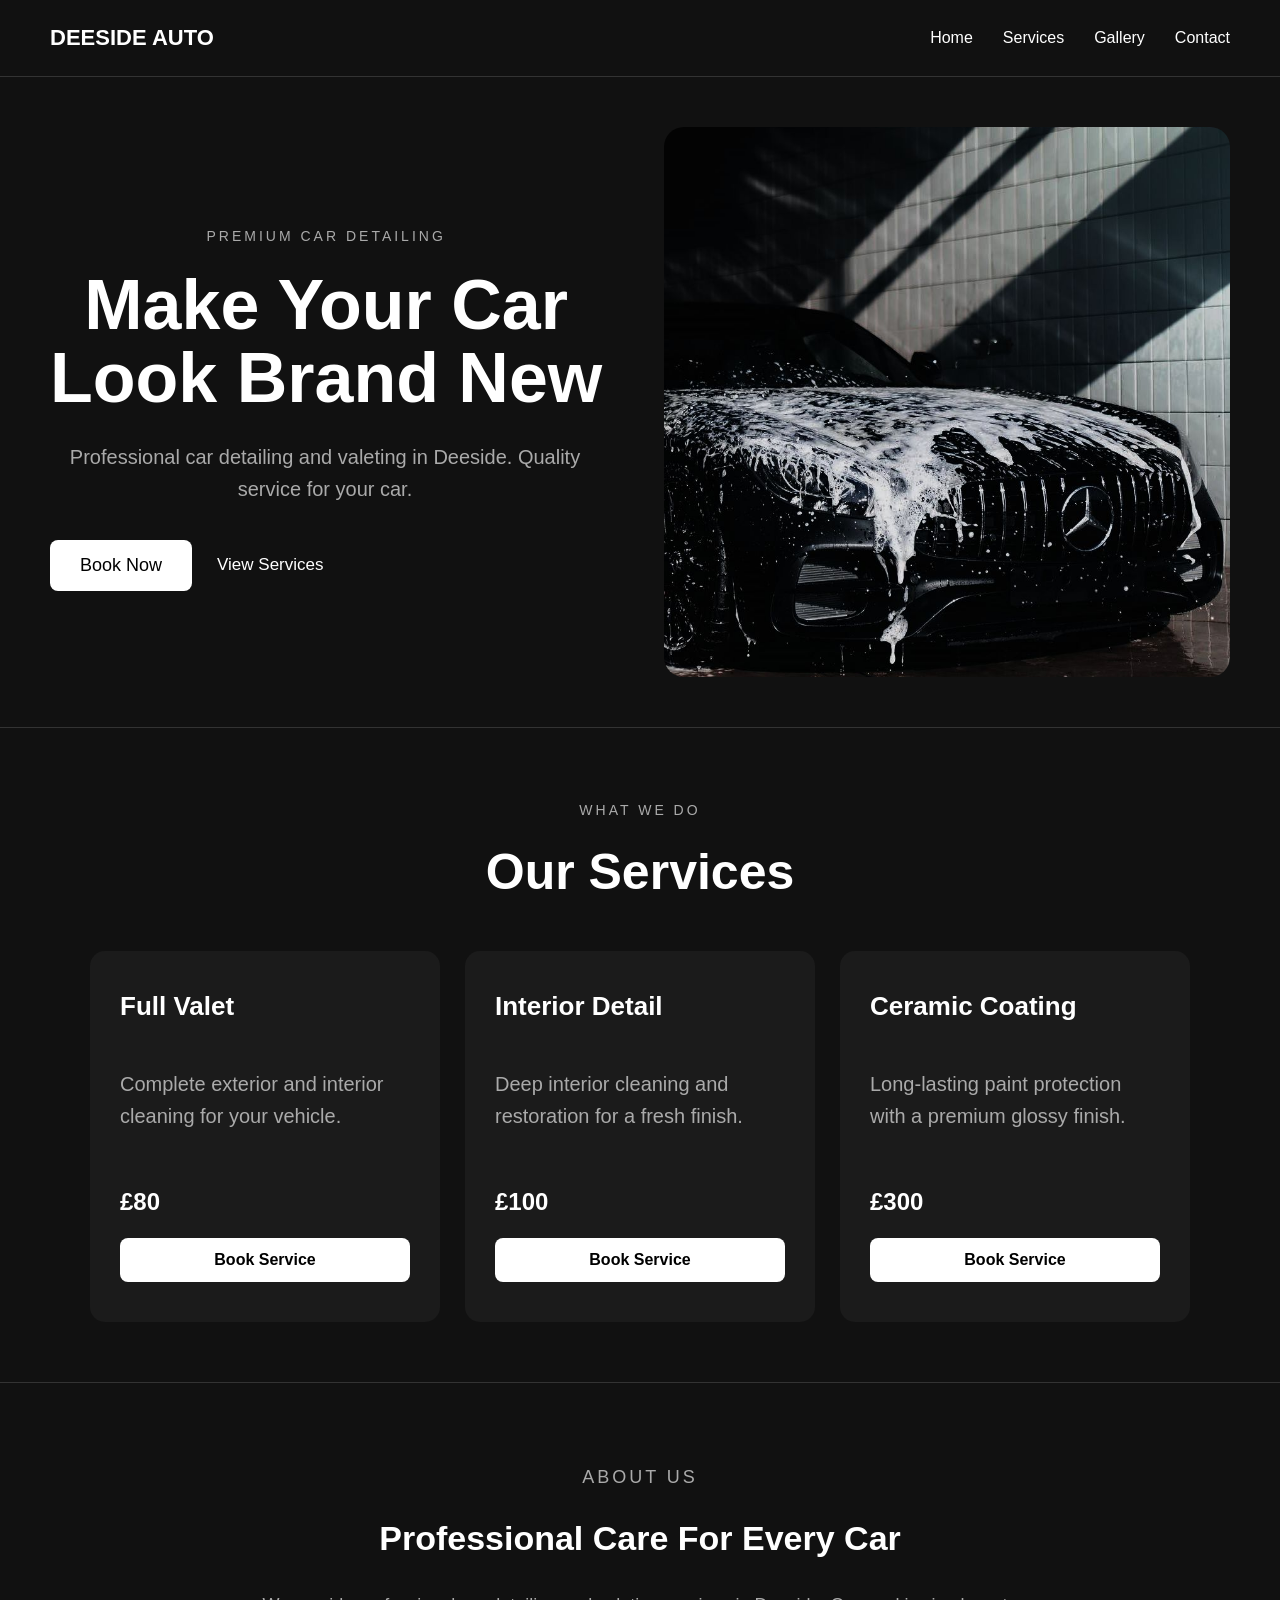
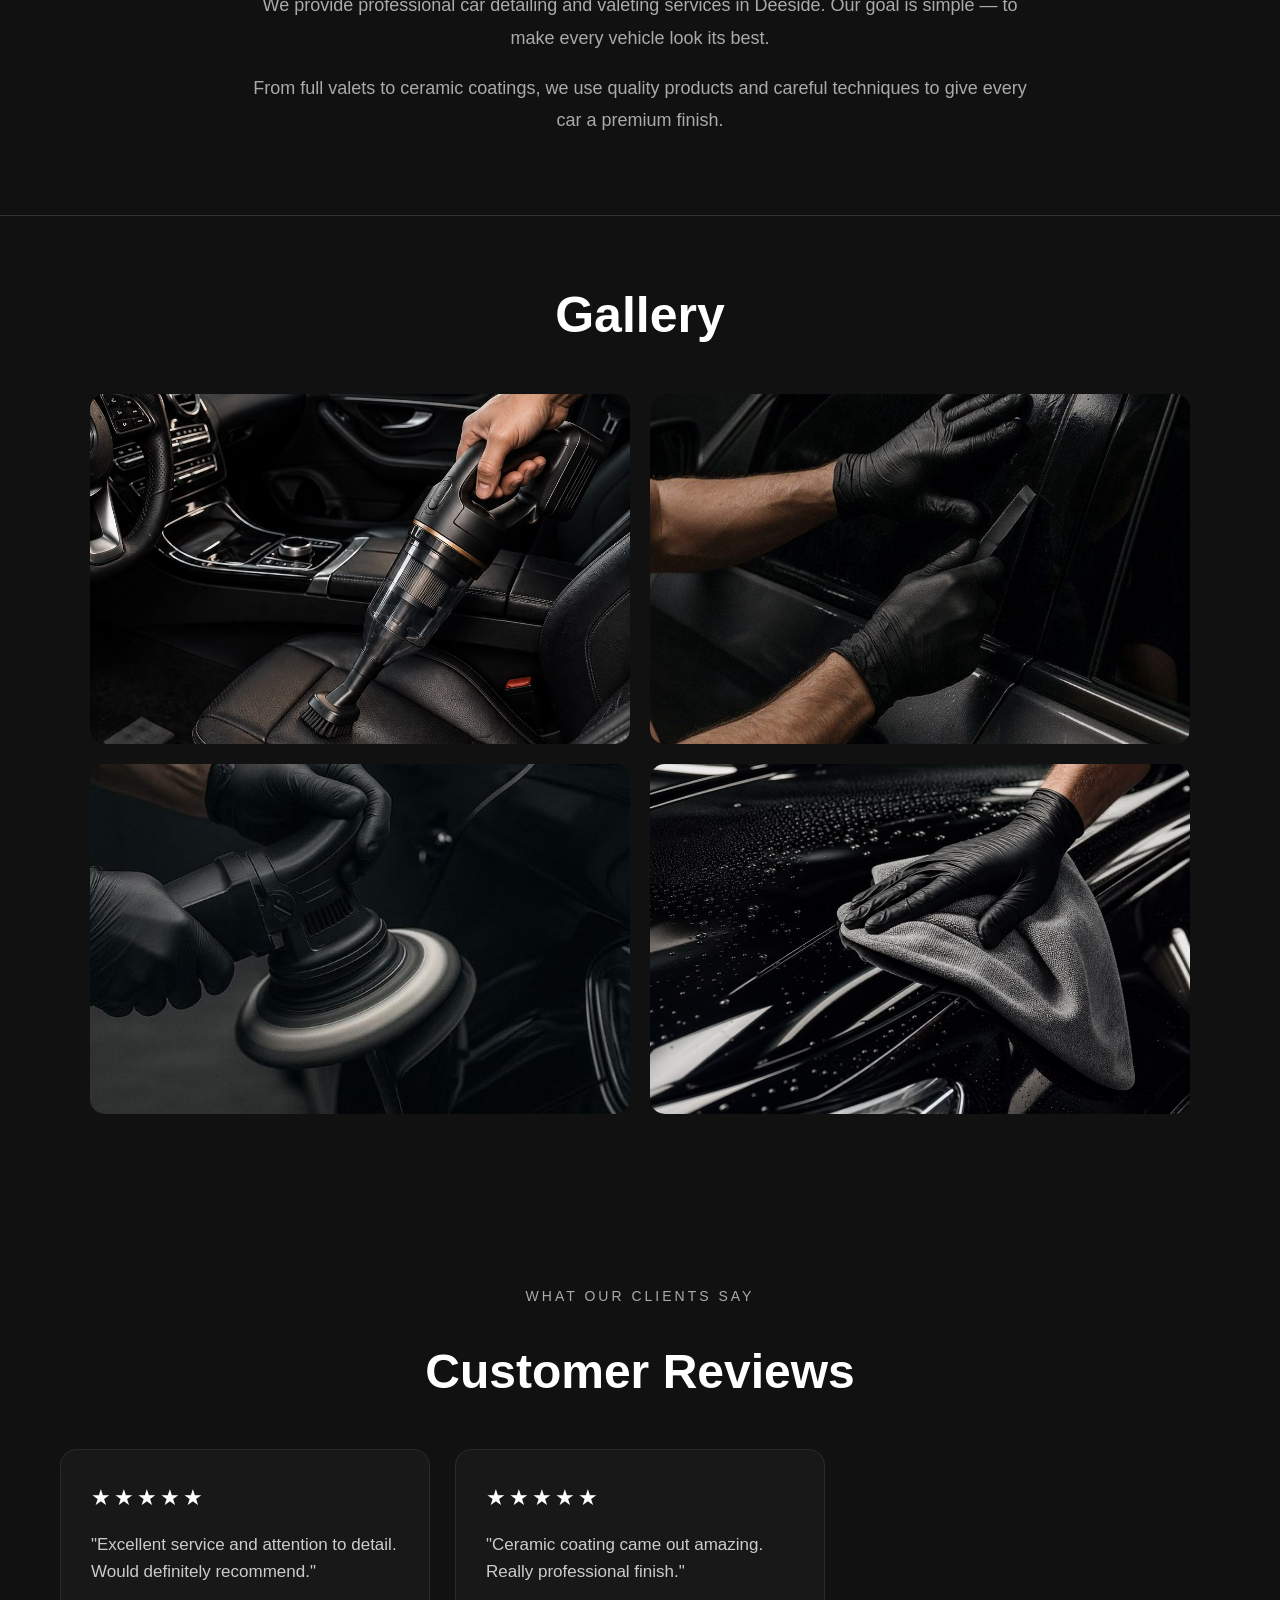
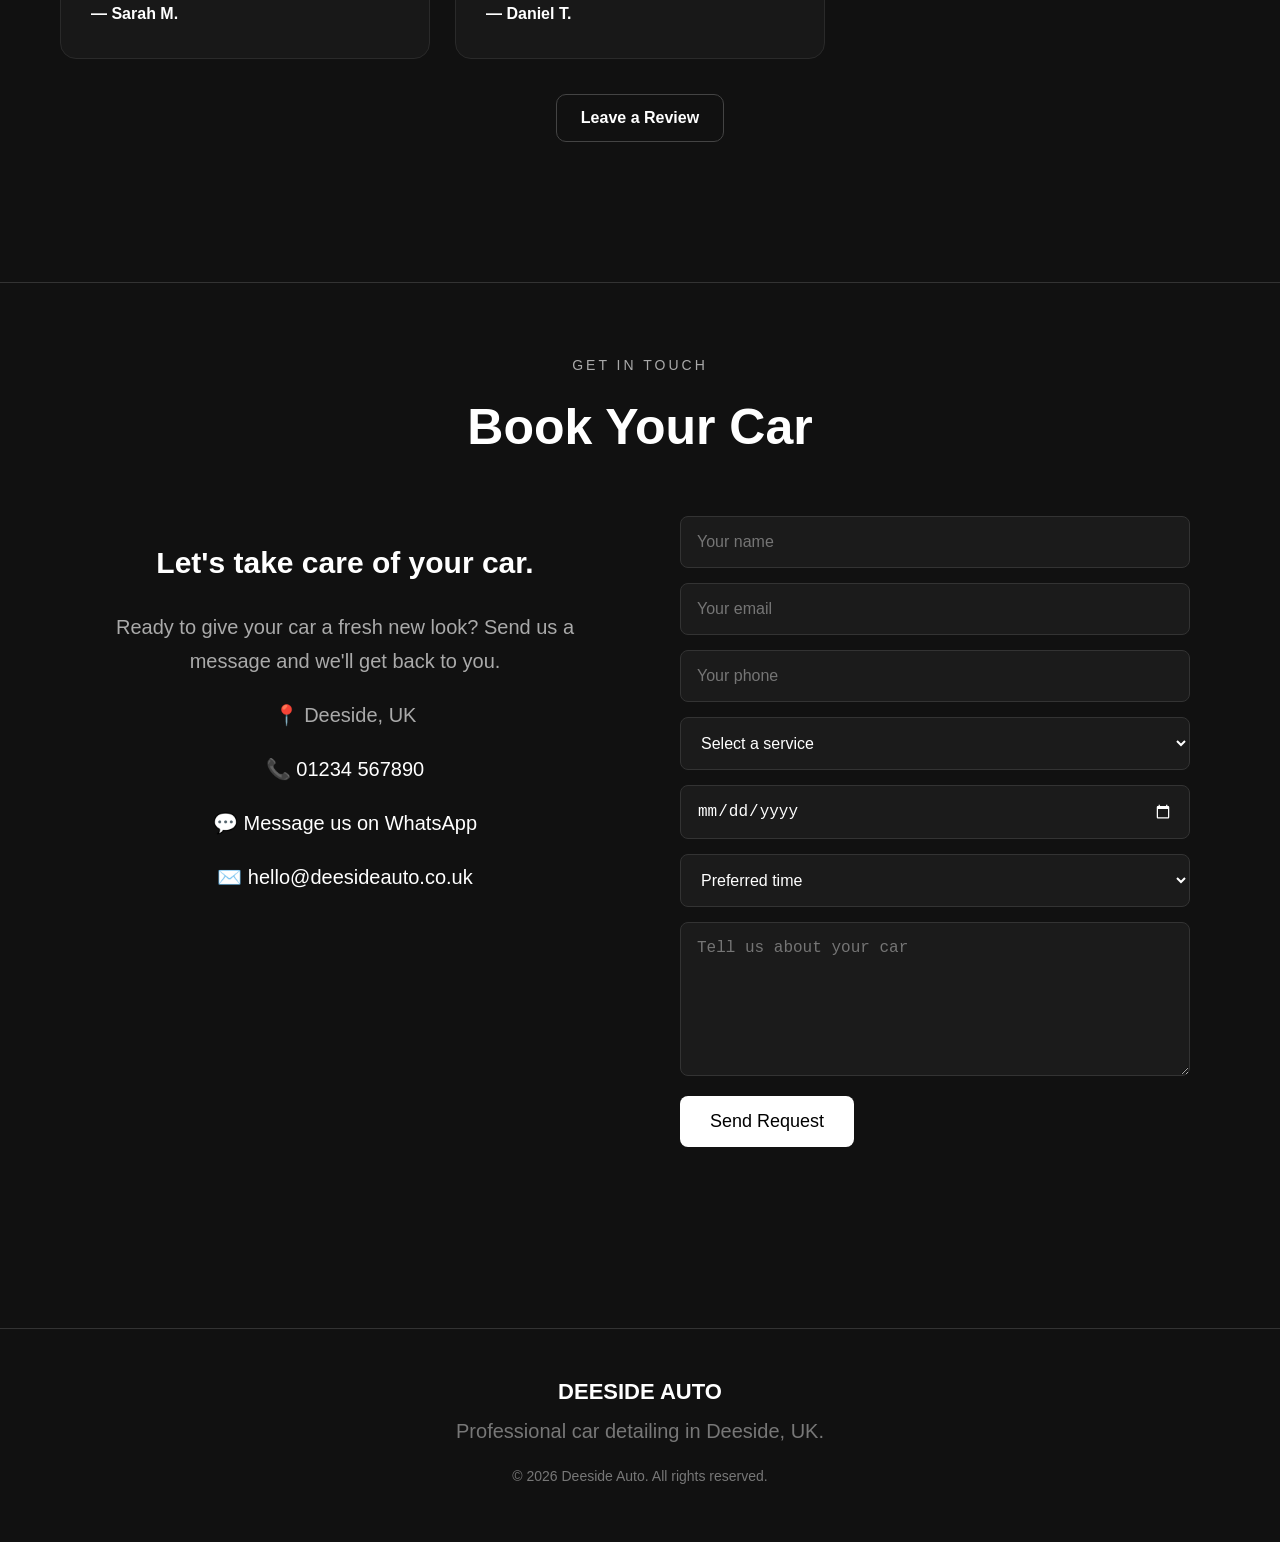
<file: index.html>
<!DOCTYPE html>
<html>
<head>
    <meta name="viewport" content="width=device-width, initial-scale=1.0">
    <title>My first site</title> 
    <link rel="stylesheet" href="style.css">
</head>

<body>

    <header>
        <div class="logo">DEESIDE AUTO</div>
        <button class="menu-toggle" aria-label="Open menu">☰</button>
        <nav>
    <a href="#home">Home</a>
    <a href="#services">Services</a>
    <a href="#gallery">Gallery</a>
    <a href="#contact">Contact</a>
</nav>
    </header>

   <main class="hero" id="home">

    <div class="hero-content">

        <p class="small-title">PREMIUM CAR DETAILING</p>

        <h1>Make Your Car<br>Look Brand New</h1>

        <p class="description">
            Professional car detailing and valeting
            in Deeside. Quality service for your car.
        </p>

        <div class="buttons">
    <a href="#booking-form" class="book-button">Book Now</a>
    <a href="#services">View Services</a>
</div>

    </div>

    <div class="hero-image">
        <img src="images/car.jpg" alt="Professional car detailing">
    </div>

</main>
<section class="services reveal" id="services">

    <p class="small-title">WHAT WE DO</p>

    <h2>Our Services</h2>

    <div class="service-cards">

        <div class="service-card">
            <h3>Full Valet</h3>
            <p>Complete exterior and interior cleaning for your vehicle.</p>
            <span>£80</span>
            <a href="#booking-form" class="service-book" data-service="Full Valet">Book Service</a>
        </div>

        <div class="service-card">
            <h3>Interior Detail</h3>
            <p>Deep interior cleaning and restoration for a fresh finish.</p>
            <span>£100</span>
            <a href="#booking-form" class="service-book" data-service="Interior Detail">Book Service</a>
        </div>

        <div class="service-card">
            <h3>Ceramic Coating</h3>
            <p>Long-lasting paint protection with a premium glossy finish.</p>
            <span>£300</span>
            <a href="#booking-form" class="service-book" data-service="Ceramic Coating">Book Service</a>
        </div>

    </div>

</section>
<section class="about reveal">

    <div class="about-content">

        <p class="small-title">ABOUT US</p>

        <h2>Professional Care For Every Car</h2>

        <p>
            We provide professional car detailing and valeting
            services in Deeside. Our goal is simple — to make
            every vehicle look its best.
        </p>

        <p>
            From full valets to ceramic coatings, we use
            quality products and careful techniques to give
            every car a premium finish.
        </p>

    </div>

</section>
<section class="gallery reveal" id="gallery">
 <h2>Gallery</h2>

    <div class="gallery-grid">

        <img src="images/car1.jpg" alt="Car detailing">
        <img src="images/car2.jpg" alt="Car detailing">
        <img src="images/car3.jpg" alt="Car detailing">
        <img src="images/car4.jpg" alt="Car detailing">

    </div>

</section>

<section class="reviews reveal" id="reviews">

    <p class="small-title">WHAT OUR CLIENTS SAY</p>
    <h2>Customer Reviews</h2>

    <div class="review-cards">

        <div class="review-card">
            <div class="stars">★★★★★</div>
            <p>
                "Excellent service and attention to detail. Would definitely recommend."
            </p>
            <span>— Sarah M.</span>
        </div>

        <div class="review-card">
            <div class="stars">★★★★★</div>
            <p>
                "Ceramic coating came out amazing. Really professional finish."
            </p>
            <span>— Daniel T.</span>
        </div>

    </div>
<button type="button" class="leave-review-button">
    Leave a Review
</button>

  <form
    class="review-form"
    action="https://formspree.io/f/mgaezrvd"
    method="POST"
>
<input
    type="text"
    name="review_name"
    placeholder="Your name"
    required
>

        <select name="rating" required>
        <option value="">Select rating</option>
        <option value="5">★★★★★ — 5 stars</option>
        <option value="4">★★★★☆ — 4 stars</option>
        <option value="3">★★★☆☆ — 3 stars</option>
        <option value="2">★★☆☆☆ — 2 stars</option>
        <option value="1">★☆☆☆☆ — 1 star</option>
    </select>

    <textarea
        name="review"
        placeholder="Write your review"
        required
    ></textarea>

    <button type="submit">
        Submit Review
    </button>

    <p class="review-success">
    ✓ Thank you! Your review has been submitted.
</p>

</form>
</section>
<section class="contact reveal" id="contact">

    <p class="small-title">GET IN TOUCH</p>

    <h2>Book Your Car</h2>

    <div class="contact-container">

        <div class="contact-info">
            <h3>Let's take care of your car.</h3>

            <p>
                Ready to give your car a fresh new look?
                Send us a message and we'll get back to you.
            </p>

            
<p>📍 Deeside, UK</p>

<p>
    📞 <a href="tel:+441234567890">01234 567890</a>
</p>

<p>
    💬 <a href="https://wa.me/441234567890" target="_blank">
        Message us on WhatsApp
    </a>
</p>

<p>
    ✉️ <a href="mailto:hello@deesideauto.co.uk">
        hello@deesideauto.co.uk
    </a>
</p>
        <div class="map">
    <iframe
        src="https://www.google.com/maps?q=Deeside,UK&output=embed"
        width="100%"
        height="300"
        style="border:0;"
        allowfullscreen=""
        loading="lazy">
    </iframe>
</div>
</div>
 <form
    id="booking-form"
    class="contact-form"
    action="https://formspree.io/f/mgaezrvd"
    method="POST"
>

    <input
        type="text"
        name="name"
        placeholder="Your name"
        required
    >

    <input
        type="email"
        name="email"
        placeholder="Your email"
        required
    >

    <input
        type="tel"
        name="phone"
        placeholder="Your phone"
        required
    >

    <select name="service" required>
    <option value="">Select a service</option>
    <option value="Full Valet">Full Valet</option>
    <option value="Interior Detail">Interior Detail</option>
    <option value="Ceramic Coating">Ceramic Coating</option>
</select>

<input type="date" name="date" required>

<select name="time" required>
    <option value="">Preferred time</option>
    <option value="09:00">09:00</option>
    <option value="11:00">11:00</option>
    <option value="13:00">13:00</option>
    <option value="15:00">15:00</option>
    <option value="17:00">17:00</option>
</select>

    <textarea
        name="message"
        placeholder="Tell us about your car"
    ></textarea>

    <button type="submit">Send Request</button>
    <p class="form-message"></p>

</form>

    </div>

</section>
<footer>

    <div class="footer-logo">DEESIDE AUTO</div>

    <p>Professional car detailing in Deeside, UK.</p>

    <p class="copyright">
        © 2026 Deeside Auto. All rights reserved.
    </p>

</footer>
<script src="script.js"></script>
</body>
</html>
</file>
<file: style.css>
/* =========================
   BASE
========================= */

html {
    scroll-behavior: smooth;
}

body {
    margin: 0;
    background-color: #111111;
    color: white;
    font-family: Arial, sans-serif;
    text-align: center;
}

h1 {
    font-size: 50px;
}

p {
    font-size: 20px;
    color: #aaaaaa;
}

button {
    background-color: white;
    color: black;
    border: none;
    padding: 15px 30px;
    font-size: 18px;
    border-radius: 8px;
    cursor: pointer;
    transition: 0.3s;
}

button:hover {
    transform: translateY(-2px);
    opacity: 0.85;
}


/* =========================
   HEADER
========================= */

header {
    display: flex;
    justify-content: space-between;
    align-items: center;
    padding: 25px 50px;
    border-bottom: 1px solid #333333;
    position: sticky;
    top: 0;
    z-index: 1000;
    background-color: #111111;
}

.logo {
    font-size: 22px;
    font-weight: bold;
}

nav {
    display: flex;
    gap: 30px;
}

nav a {
    color: white;
    text-decoration: none;
    transition: 0.3s;
}

nav a:hover {
    opacity: 0.6;
}

.menu-toggle {
    display: none;
    background: none;
    border: none;
    color: white;
    font-size: 28px;
    cursor: pointer;
}


/* =========================
   HERO
========================= */

.hero {
    min-height: 650px;
    display: flex;
    align-items: center;
    justify-content: space-between;
    gap: 60px;
    padding: 0 50px;
}

.hero-content {
    max-width: 600px;
}

.small-title {
    font-size: 14px;
    letter-spacing: 3px;
    color: #aaaaaa;
    margin-bottom: 25px;
}

.hero h1 {
    font-size: 70px;
    line-height: 1.05;
    margin: 0 0 25px;
}

.description {
    font-size: 20px;
    line-height: 1.6;
    color: #aaaaaa;
    max-width: 550px;
    margin-bottom: 35px;
}

.buttons {
    display: flex;
    align-items: center;
    gap: 25px;
}

.buttons a {
    color: white;
    text-decoration: none;
    font-size: 17px;
}

.buttons .book-button {
    background-color: white;
    color: black;
    padding: 15px 30px;
    border-radius: 8px;
    font-size: 18px;
    transition: 0.3s;
}

.buttons .book-button:hover {
    transform: translateY(-2px);
    opacity: 0.85;
}

.hero-image {
    width: 48%;
}

.hero-image img {
    width: 100%;
    height: 550px;
    object-fit: cover;
    border-radius: 20px;
    display: block;
}


/* =========================
   SECTIONS
========================= */

.services,
.about,
.gallery,
.contact {
    padding-top: 60px;
    padding-bottom: 60px;
}


/* SERVICES */

.services {
    padding-left: 50px;
    padding-right: 50px;
    text-align: center;
    border-top: 1px solid #333333;
}

.services h2 {
    font-size: 50px;
    margin: 10px 0 50px;
}

.service-cards {
    display: grid;
    grid-template-columns: repeat(3, 1fr);
    gap: 25px;
    max-width: 1100px;
    margin: 0 auto;
}

.service-card {
    background-color: #1b1b1b;
    padding: 40px 30px;
    border-radius: 15px;
    text-align: left;
    display: flex;
    flex-direction: column;
    transition: 0.3s;
}

.service-card:hover {
    transform: translateY(-8px);
}

.service-card h3 {
    font-size: 26px;
    margin-top: 0;
}

.service-card p {
    color: #aaaaaa;
    line-height: 1.6;
    min-height: 80px;
    flex-grow: 1;
}

.service-card span {
    display: block;
    margin-top: 20px;
    font-size: 24px;
    font-weight: bold;
}

.service-book {
    display: block;
    margin-top: 22px;
    padding: 13px 20px;
    background-color: white;
    color: black;
    text-decoration: none;
    border-radius: 8px;
    font-weight: bold;
    text-align: center;
}


/* ABOUT */

.about {
    padding-left: 50px;
    padding-right: 50px;
    border-top: 1px solid #333333;
}

.about-content {
    max-width: 800px;
    margin: 0 auto;
}

.about h2 {
    font-size: 34px;
    line-height: 1.2;
    margin: 10px 0 30px;
}

.about p {
    color: #aaaaaa;
    line-height: 1.8;
    font-size: 18px;
}


/* GALLERY */

.gallery {
    padding-left: 50px;
    padding-right: 50px;
    border-top: 1px solid #333333;
}

.gallery h2 {
    font-size: 50px;
    margin: 10px 0 50px;
}

.gallery-grid {
    display: grid;
    grid-template-columns: repeat(2, 1fr);
    gap: 20px;
    max-width: 1100px;
    margin: 0 auto;
}

.gallery-grid img {
    width: 100%;
    height: 350px;
    object-fit: cover;
    border-radius: 15px;
    transition: 0.3s;
}

.gallery-grid img:hover {
    transform: scale(1.02);
}


/* CONTACT */

.contact {
    padding-left: 50px;
    padding-right: 50px;
    border-top: 1px solid #333333;
}

.contact h2 {
    font-size: 50px;
    margin: 10px 0 60px;
}

.contact-container {
    max-width: 1100px;
    margin: 0 auto;
    display: grid;
    grid-template-columns: 1fr 1fr;
    gap: 80px;
}

.contact-info h3 {
    font-size: 30px;
}

.contact-info p {
    color: #aaaaaa;
    line-height: 1.7;
    margin-bottom: 16px;
}

.contact-info a {
    color: white;
    text-decoration: none;
}

.contact-form {
    display: flex;
    flex-direction: column;
    gap: 15px;
}

.contact-form input,
.contact-form select,
.contact-form textarea {
    background-color: #1b1b1b;
    color: white;
    border: 1px solid #333333;
    padding: 16px;
    border-radius: 8px;
    font-size: 16px;
}

.contact-form textarea {
    height: 120px;
    resize: vertical;
}

.contact-form button {
    width: fit-content;
    margin-top: 5px;
}

.form-message {
    display: none;
    padding: 15px;
    border-radius: 8px;
    font-size: 16px;
}

.form-message.success {
    display: block;
    background-color: #1b3325;
    color: #7ee2a8;
}

.form-message.error {
    display: block;
    background-color: #3a1d1d;
    color: #ff8a8a;
}

.map {
    margin-top: 30px;
    margin-bottom: 40px;
}

.map iframe {
    border-radius: 15px;
}


/* =========================
   FOOTER
========================= */

footer {
    border-top: 1px solid #333333;
    padding: 50px;
}

.footer-logo {
    font-size: 22px;
    font-weight: bold;
    margin-bottom: 15px;
}

footer p {
    color: #777777;
    margin: 8px 0;
}

.copyright {
    font-size: 14px;
    margin-top: 25px;
}


/* =========================
   ANIMATIONS
========================= */

.reveal {
    opacity: 0;
    transform: translateY(30px);
    transition: opacity 0.6s ease, transform 0.6s ease;
}

.reveal.active {
    opacity: 1;
    transform: translateY(0);
}

.reviews {
    padding: 100px 60px;
    background: #111111;
    text-align: center;
}

.reviews h2 {
    font-size: 48px;
    margin-bottom: 50px;
}

.review-cards {
    display: grid;
    grid-template-columns: repeat(3, 1fr);
    gap: 25px;
    max-width: 1200px;
    margin: 0 auto;
}

.review-card {
    background: #181818;
    border: 1px solid #2a2a2a;
    border-radius: 16px;
    padding: 35px 30px;
    text-align: left;
}

.review-card .stars {
    font-size: 22px;
    letter-spacing: 3px;
    margin-bottom: 20px;
}

.review-card p {
    color: #cccccc;
    font-size: 17px;
    line-height: 1.6;
    margin-bottom: 20px;
}

.review-card span {
    color: white;
    font-weight: 600;
}  

.review-form {
    display: grid;
    gap: 18px;
    max-width: 600px;
    margin: 40px auto 0;
}

.review-form input,
.review-form select,
.review-form textarea {
    width: 100%;
    box-sizing: border-box;
    background: #181818;
    color: white;
    border: 1px solid #333333;
    border-radius: 10px;
    padding: 16px;
    font-size: 16px;
}

.review-form textarea {
    min-height: 140px;
    resize: vertical;
}

.review-form select {
    cursor: pointer;
}

.review-form button {
    background: white;
    color: #111111;
    border: none;
    border-radius: 10px;
    padding: 16px 24px;
    font-size: 17px;
    font-weight: 600;
    cursor: pointer;
}

.review-form button:hover {
    opacity: 0.85;
}

/* =========================
   MOBILE
========================= */

@media (max-width: 768px) {

    header {
        padding: 20px;
    }

    .menu-toggle {
        display: block;
        margin-left: auto;
        font-size: 30px;
    }

    header nav {
        display: none;
        position: absolute;
        top: 100%;
        left: 0;
        width: 100%;
        box-sizing: border-box;
        background-color: #111111;
        padding: 25px;
        flex-direction: column;
        gap: 20px;
        border-top: 1px solid #333333;
    }

    header nav.active {
        display: flex;
    }

    .hero {
        position: relative;
        min-height: 620px;
        padding: 45px 25px;
        box-sizing: border-box;
        flex-direction: column;
        align-items: flex-start;
        justify-content: flex-start;
        text-align: left;
        overflow: hidden;

        background-image:
            linear-gradient(
                to bottom,
                rgba(17, 17, 17, 0.92) 0%,
                rgba(17, 17, 17, 0.78) 35%,
                rgba(17, 17, 17, 0.30) 65%,
                rgba(17, 17, 17, 0.05) 100%
            ),
            url("images/car.jpg");

        background-size: cover;
        background-position: center bottom;
        background-repeat: no-repeat;
    }

    .hero-content {
        position: relative;
        z-index: 2;
        width: 100%;
        max-width: 350px;
    }

    .hero-content .small-title {
        color: #bbbbbb;
        font-size: 12px;
        letter-spacing: 3px;
        margin: 0 0 18px;
    }

    .hero-content h1 {
        color: white;
        font-size: 36px;
        line-height: 1.08;
        margin: 0 0 18px;
    }

    .hero-content .description {
        color: #cccccc;
        font-size: 17px;
        line-height: 1.5;
        margin: 0 0 28px;
    }

    .hero-content .buttons {
        display: flex;
        justify-content: flex-start;
        gap: 18px;
        flex-wrap: nowrap;
    }

    .hero-content .buttons a {
        white-space: nowrap;
    }

    .hero-content .book-button {
        padding: 14px 25px;
    }

    .hero-image {
        display: none;
    }

    .services,
    .about,
    .gallery,
    .contact {
        padding: 70px 20px;
    }

    .services h2,
    .gallery h2,
    .contact h2 {
        font-size: 40px;
    }

    .about h2 {
        font-size: 38px;
    }

    .service-cards,
    .gallery-grid,
    .contact-container {
        grid-template-columns: 1fr;
    }

    .gallery-grid img {
        height: 300px;
    }

    .contact-container {
        gap: 40px;
    }

    .contact-form {
        margin-bottom: 40px;
    }

    .contact-form button {
        width: 100%;
    }

    footer {
        padding: 35px 20px 25px;
    }

    .reveal {
    opacity: 0;
    transform: translateY(35px);
    transition: opacity 0.8s ease, transform 0.8s ease;
}

.reveal.active {
    opacity: 1;
    transform: translateY(0);
}

.reviews {
    padding: 70px 20px;
}

.reviews h2 {
    font-size: 38px;
}

.review-cards {
    grid-template-columns: 1fr;
}

.review-card {
    padding: 30px 25px;
}

.review-form {
    width: 100%;
    margin-top: 30px;
}

.review-form input,
.review-form select,
.review-form textarea,
.review-form button {
    width: 100%;
}

}

input[type="date"] {
    color-scheme: dark;
}

input[type="date"]::-webkit-calendar-picker-indicator {
    opacity: 1;
    filter: brightness(0) invert(1);
}

.review-success {
    display: none;
    margin-top: 18px;
    padding: 14px 18px;
    background: rgba(255, 255, 255, 0.06);
    border: 1px solid #444;
    border-radius: 8px;
    color: #ffffff;
    font-size: 15px;
    text-align: center;
}

.review-success.show {
    display: block;
    animation: reviewSuccess 0.4s ease;
}

@keyframes reviewSuccess {
    from {
        opacity: 0;
        transform: translateY(8px);
    }

    to {
        opacity: 1;
        transform: translateY(0);
    }
}

.review-form {
    max-height: 0;
    opacity: 0;
    overflow: hidden;
    visibility: hidden;
    transform: translateY(-15px);
    transition:
        max-height 0.5s ease,
        opacity 0.35s ease,
        transform 0.35s ease,
        visibility 0.35s;
}

.review-form {
    max-height: 0;
    opacity: 0;
    overflow: hidden;
    visibility: hidden;
    transform: translateY(-15px);
    transition:
        max-height 0.5s ease,
        opacity 0.35s ease,
        transform 0.35s ease,
        visibility 0.35s;
}

.review-form.show {
    max-height: 700px;
    opacity: 1;
    visibility: visible;
    transform: translateY(0);
}

.leave-review-button {
    margin-top: 35px;
    padding: 14px 24px;
    background: transparent;
    color: white;
    border: 1px solid #444;
    border-radius: 10px;
    font-size: 16px;
    font-weight: 600;
    cursor: pointer;
}

.leave-review-button:hover {
    background: #1a1a1a;
}

.review-meta {
    display: flex;
    justify-content: space-between;
    align-items: center;
    gap: 15px;
    margin-top: 18px;
}

.review-meta span {
    font-weight: 600;
}

.review-meta small {
    color: #888;
    font-size: 13px;
    white-space: nowrap;
}

@media (max-width: 600px) {
    .review-meta {
        align-items: flex-end;
    }

    .review-meta small {
        font-size: 12px;
    }
}
</file>
